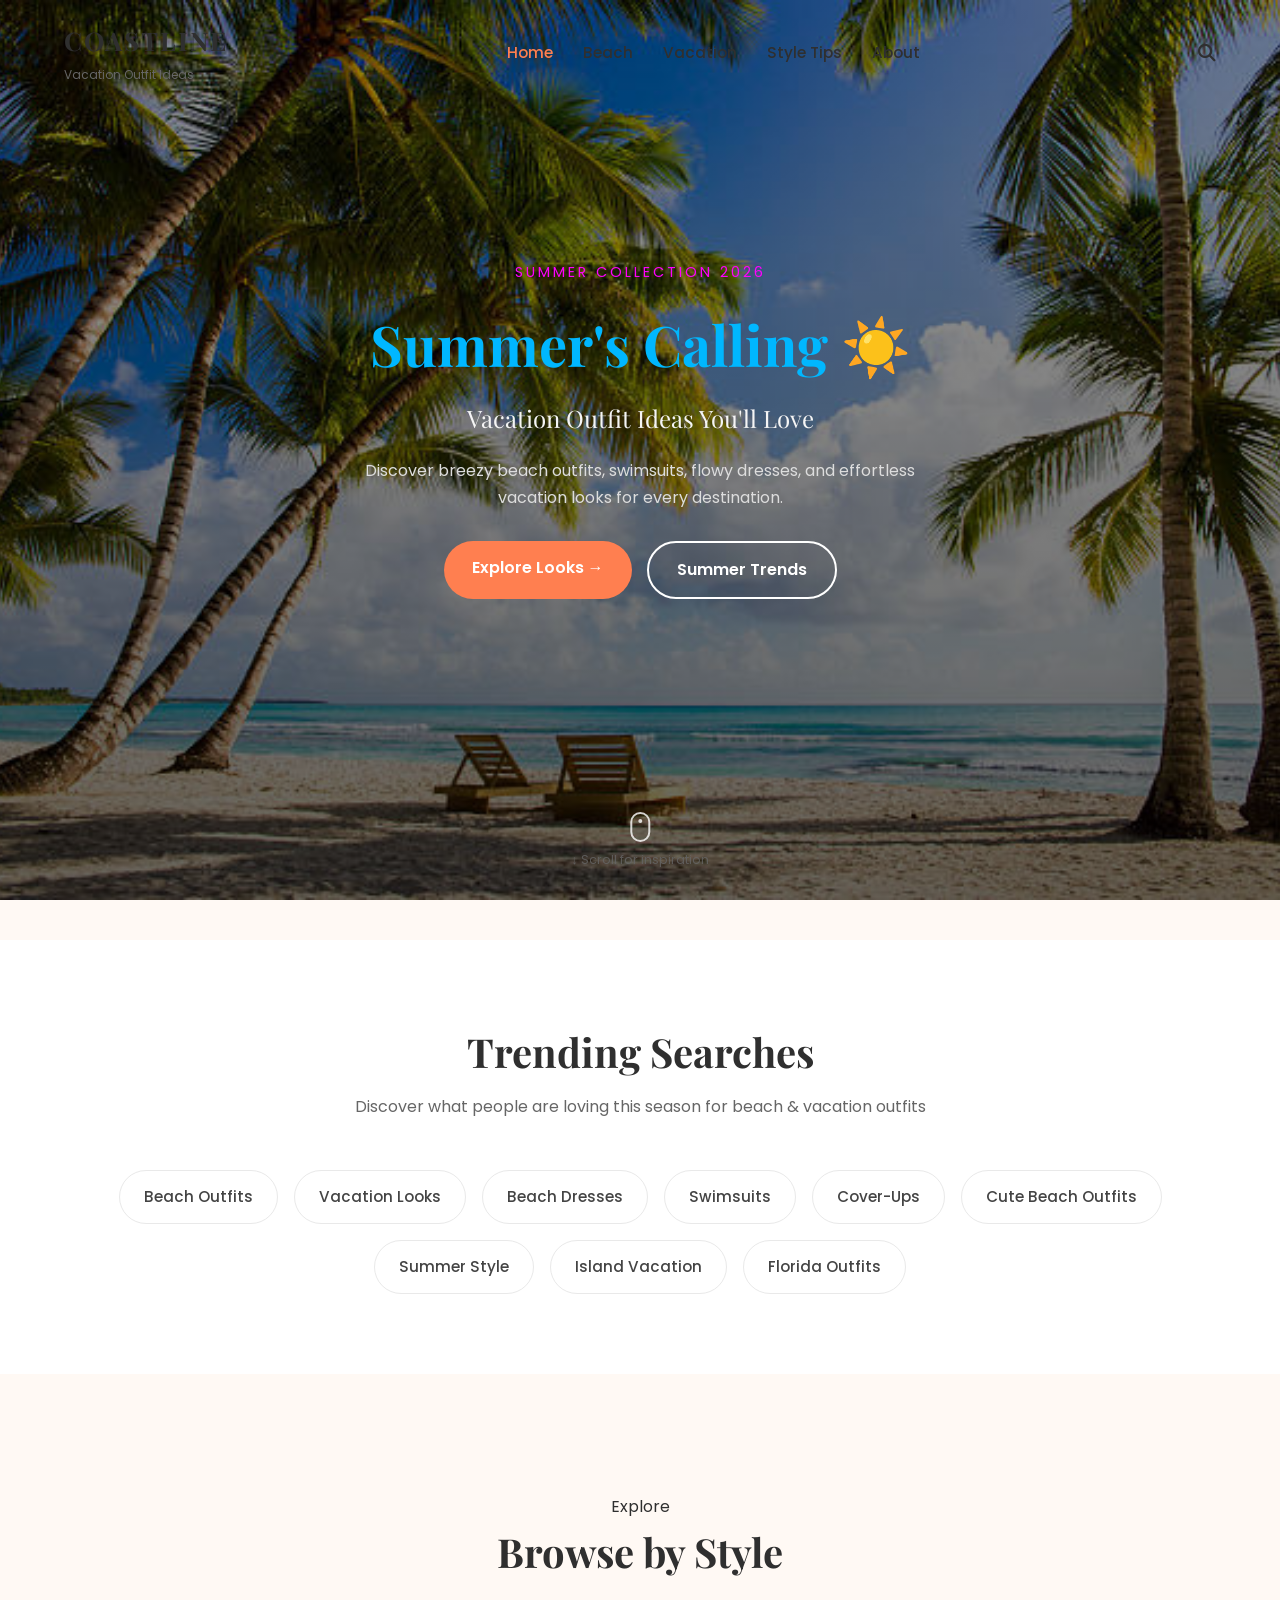
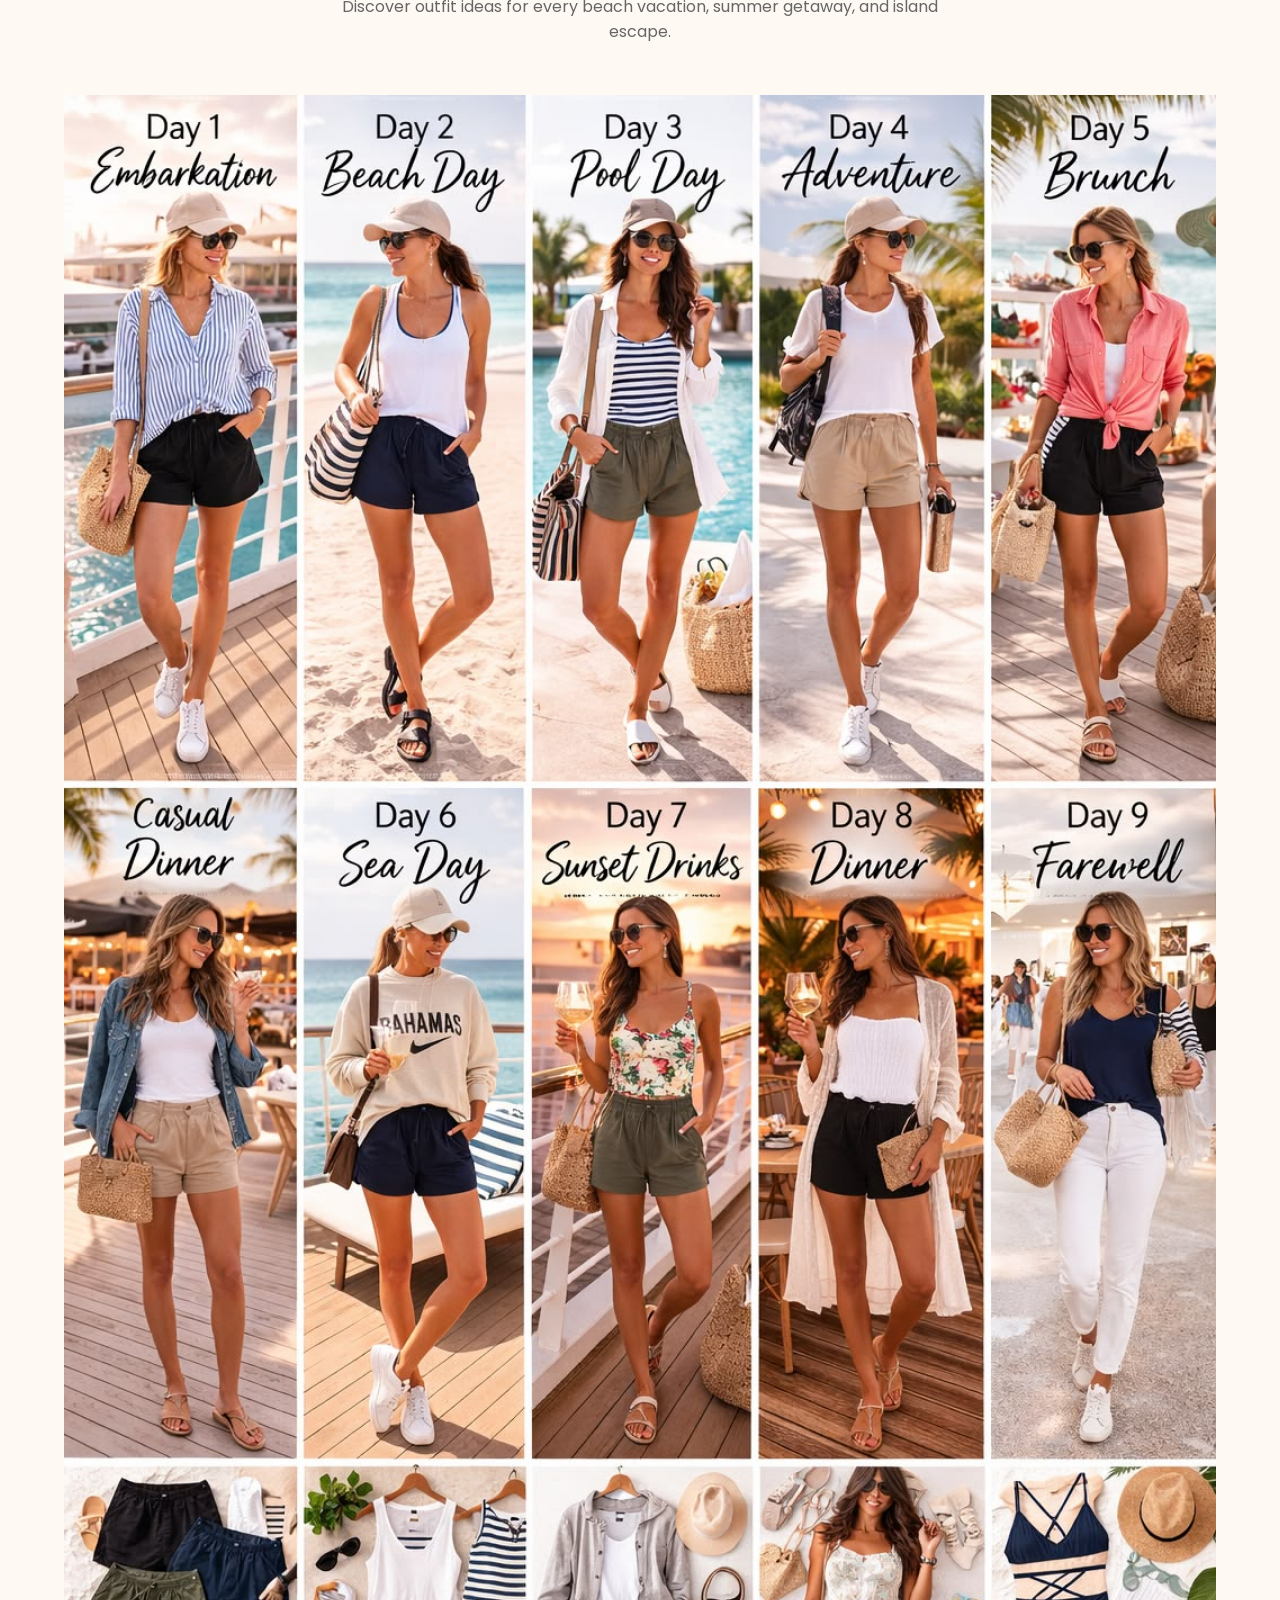
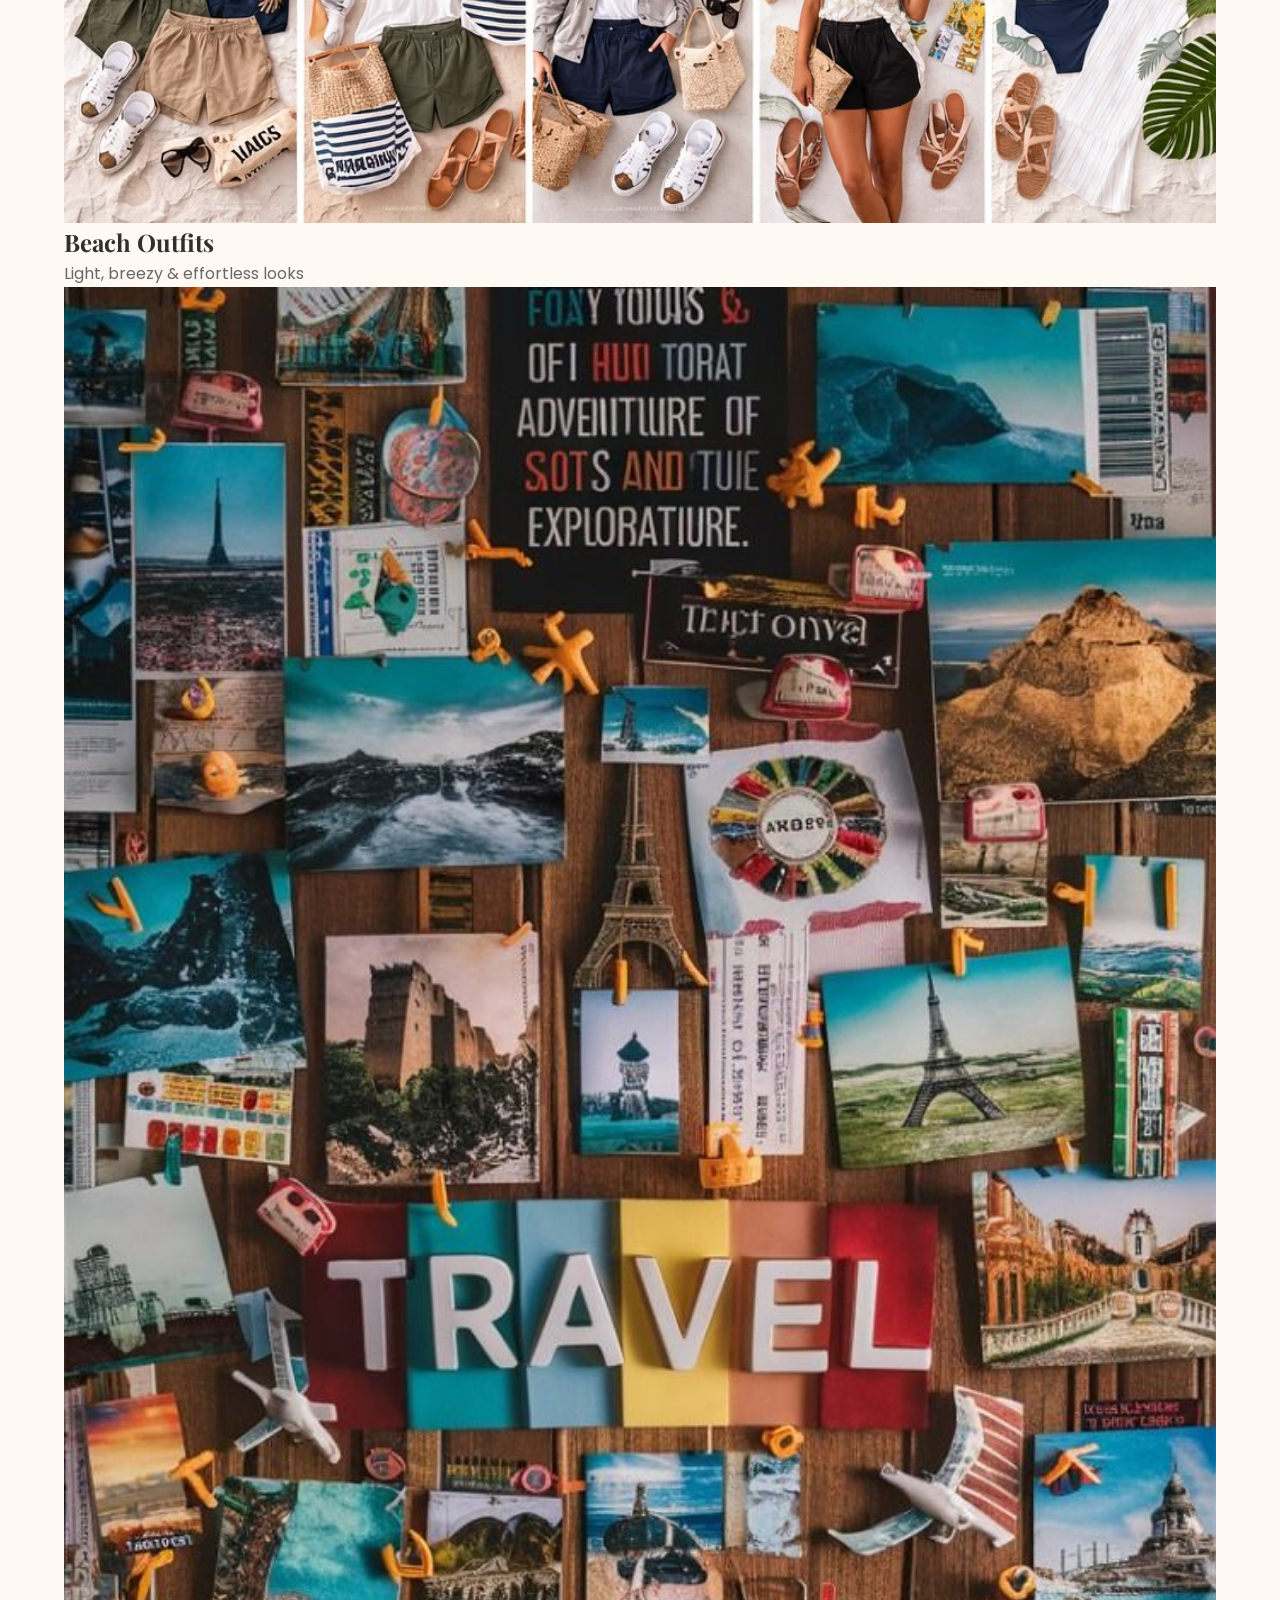
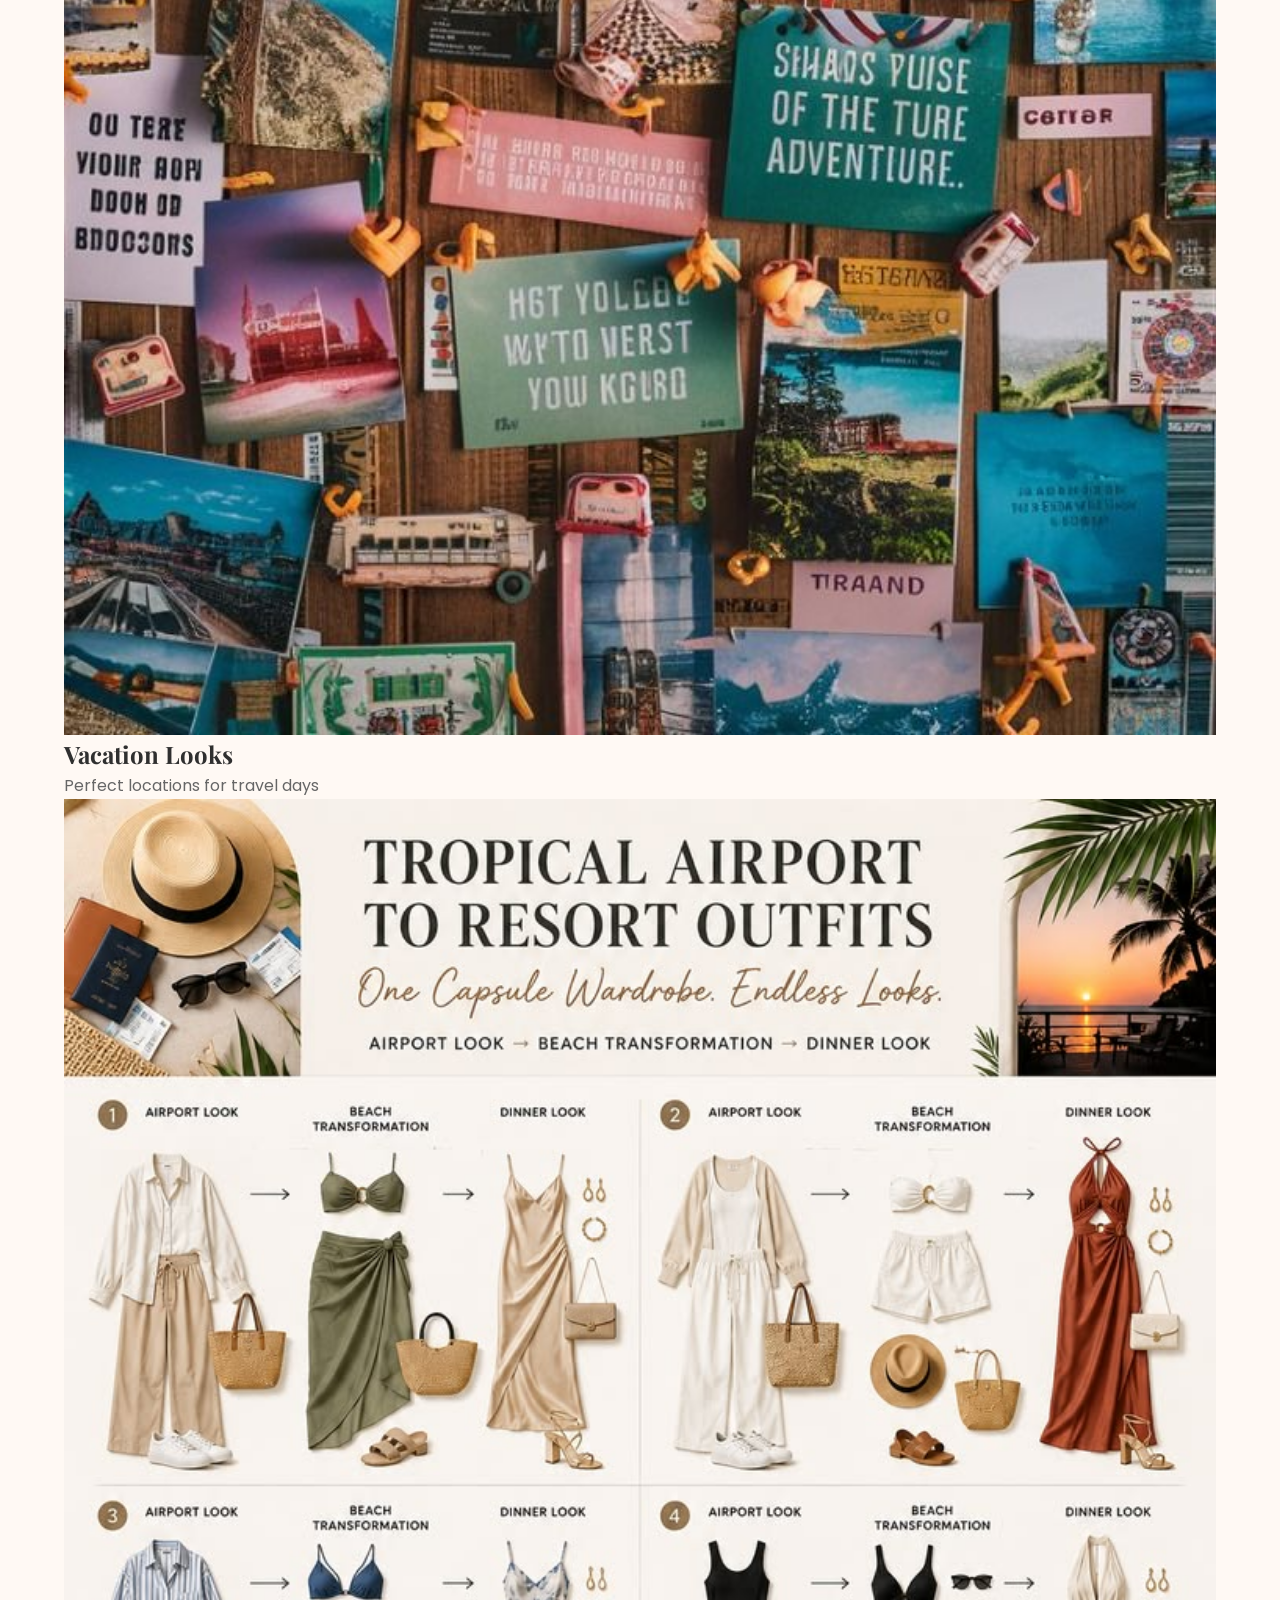
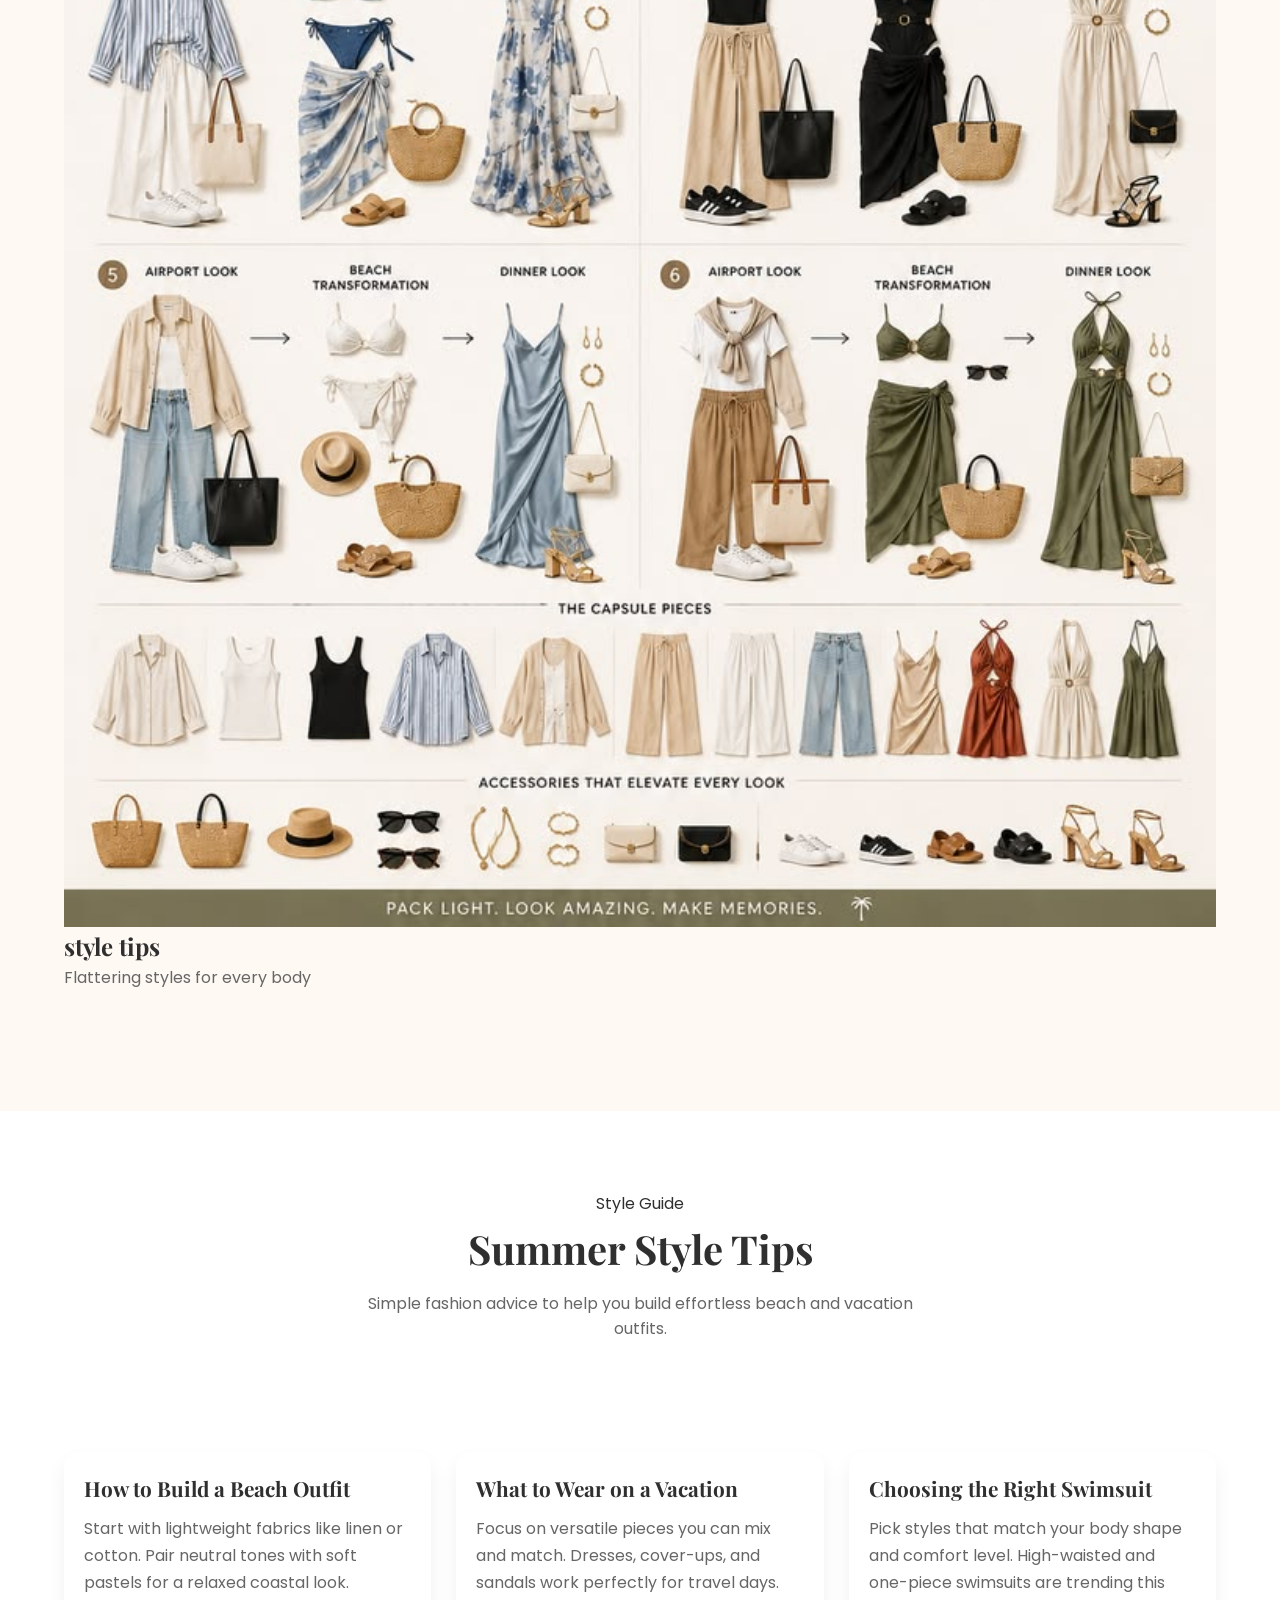
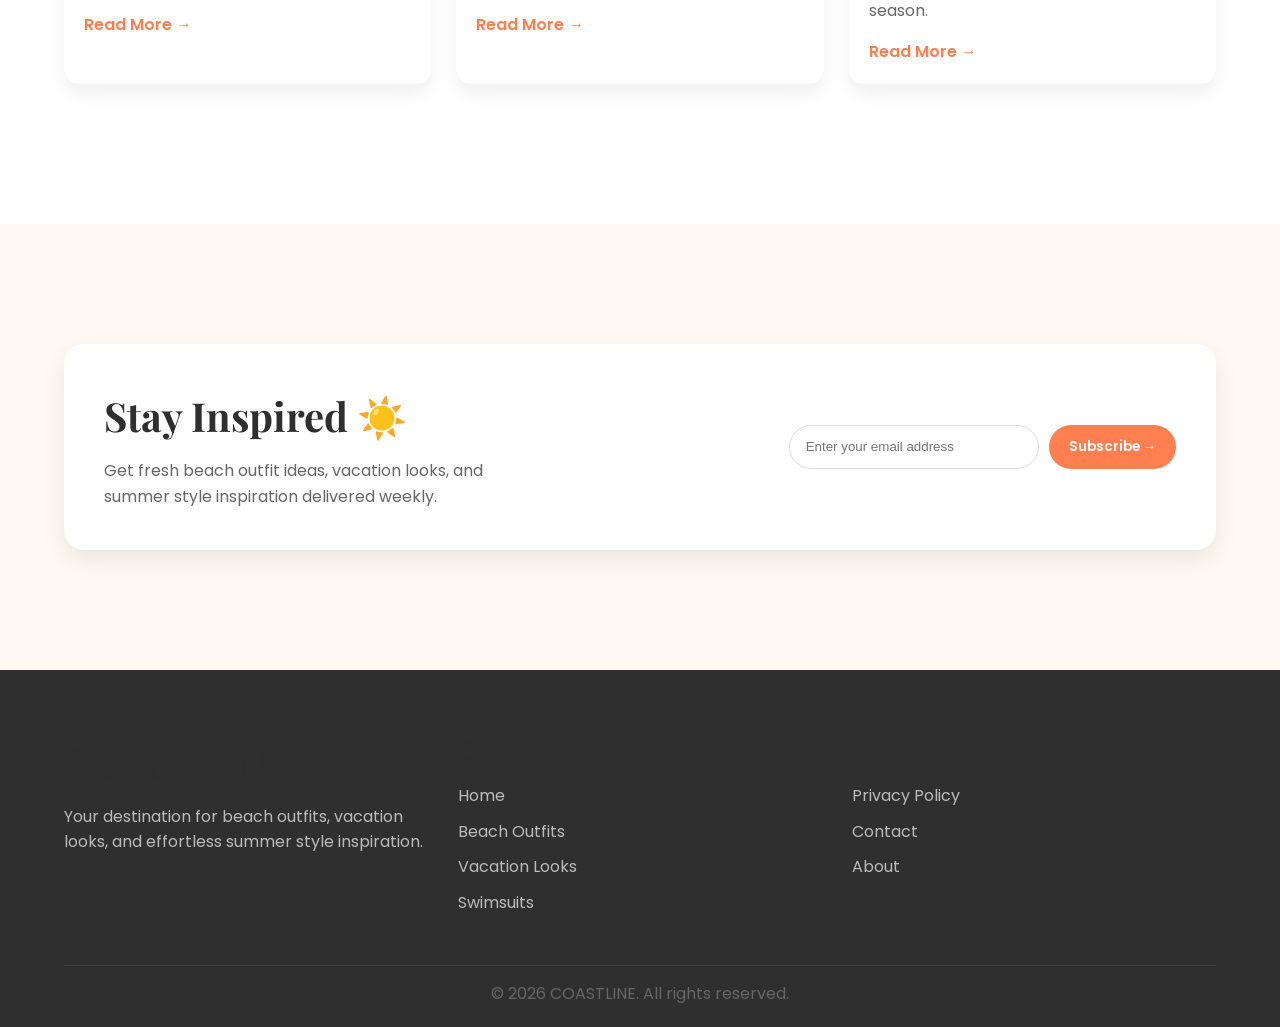
<file: index.html>
<!DOCTYPE html>
<html lang="en">

<head>

    <meta charset="UTF-8">
    <meta name="viewport" content="width=device-width, initial-scale=1.0">

    <title>Beach Outfit Ideas | Vacation Style Inspiration | COASTLINE</title>

    <meta name="description" content="Discover beach outfit ideas, vacation looks, swimsuits, and summer fashion inspiration. Perfect styling guide for your next seaside getaway.">

    <meta name="keywords" content="beach outfits women, vacation outfit ideas, swimsuit ideas, beach fashion, summer outfits, beach dresses">

    <meta name="author" content="COASTLINE">
    <meta property="og:title" content="Beach Outfit Ideas | COASTLINE">
    <meta property="og:description" content="Discover stylish beach outfits and vacation looks for your perfect summer getaway.">
    <meta property="og:type" content="website">
    <meta property="og:image" content="images/preview.jpg">
    <meta property="og:url" content="https://beach-vacation-outfit.netlify.app">

    <link rel="stylesheet" href="css/style.css">
    <script async src="https://pagead2.googlesyndication.com/pagead/js/adsbygoogle.js?client=ca-pub-1117506087212445"
     crossorigin="anonymous"></script>
    <!-- Google Fonts -->

    <link rel="preconnect" href="https://fonts.googleapis.com">

    <link rel="preconnect" href="https://fonts.gstatic.com" crossorigin>

    <link href="https://fonts.googleapis.com/css2?family=Playfair+Display:wght@500;600;700&family=Poppins:wght@300;400;500;600;700&display=swap"
        rel="stylesheet">

    <!-- Font Awesome -->

    <link rel="stylesheet"
        href="https://cdnjs.cloudflare.com/ajax/libs/font-awesome/6.7.2/css/all.min.css">

</head>

<body>

    <!-- ===========================
            HEADER
    ============================ -->

    <header class="navbar">

        <div class="container navbar-container">

            <!-- ===========================
                    LOGO
            ============================ -->

            <a href="index.html" class="logo">

                <h2>COASTLINE</h2>
                <span>Vacation Outfit Ideas</span>

            </a>

            <!-- ===========================
                    NAV LINKS
            ============================ -->

            <nav class="nav-menu">

                <ul class="nav-links">

                    <li><a href="index.html" class="active">Home</a></li>
                    <li><a href="beach-outfits.html">Beach</a></li>
                    <li><a href="vacation-outfits.html">Vacation</a></li>
                    <li><a href="style-tips.html">Style Tips</a></li>
                    <li><a href="about.html">About</a></li>

                </ul>

            </nav>

            <!-- ===========================
                    ACTION ICONS
            ============================ -->

            <div class="nav-actions">

                <!-- Search Button -->
                <button class="icon-btn" id="searchBtn">
                    <i class="fa-solid fa-magnifying-glass"></i>
                </button>

                <!-- Mobile Menu Button -->
                <button class="icon-btn menu-btn" id="menuBtn">
                    <i class="fa-solid fa-bars"></i>
                </button>

            </div>

        </div>

    </header>

    <!-- ===========================
            MAIN CONTENT
    ============================ -->

    <main>

        <!-- Hero -->

        <section class="hero">

            <!-- Background overlay layer -->
            <div class="hero-overlay"></div>

            <div class="container hero-content">

                <!-- ===========================
                        TEXT CONTENT
                ============================ -->

                <p class="hero-subtitle">Summer Collection 2026</p>

                <h1 class="hero-title">
                    Summer's Calling ☀️
                </h1>

                <h2 class="hero-heading">
                    Vacation Outfit Ideas You'll Love
                </h2>

                <p class="hero-description">
                    Discover breezy beach outfits, swimsuits, flowy dresses,
                    and effortless vacation looks for every destination.
                </p>

                <!-- ===========================
                        BUTTONS
                ============================ -->

                <div class="hero-buttons">

                    <a href="#" class="btn primary-btn">
                        Explore Looks →
                    </a>

                    <a href="#" class="btn secondary-btn">
                        Summer Trends
                    </a>

                </div>

                <!-- ===========================
                        SCROLL INDICATOR
                ============================ -->

                <div class="scroll-indicator">

                    <span></span>
                    <p>↓ Scroll for inspiration</p>

                </div>

            </div>

        </section>

        <!-- Trending Searches -->
         <div class="ad-container">
            <!-- Google AdSense Code Here -->
        </div>

        <section class="trending-searches">

            <div class="container">

                <!-- ===========================
                        SECTION HEADER
                ============================ -->

                <div class="section-header">

                    <h2>Trending Searches</h2>

                    <p>
                        Discover what people are loving this season for beach & vacation outfits
                    </p>

                </div>

                <!-- ===========================
                        TRENDING TAGS
                ============================ -->

                <div class="trending-tags">

                    <a href="#" class="tag">Beach Outfits</a>
                    <a href="#" class="tag">Vacation Looks</a>
                    <a href="#" class="tag">Beach Dresses</a>
                    <a href="#" class="tag">Swimsuits</a>
                    <a href="#" class="tag">Cover-Ups</a>
                    <a href="#" class="tag">Cute Beach Outfits</a>
                    <a href="#" class="tag">Summer Style</a>
                    <a href="#" class="tag">Island Vacation</a>
                    <a href="#" class="tag">Florida Outfits</a>

                </div>

            </div>

        </section>

        <div class="ad-container">
            <!-- Google AdSense Code Here -->
        </div>

        <!-- Featured Collections -->

        <section class="browse-style">

            <div class="container">

                <!-- ===========================
                        SECTION HEADER
                ============================ -->

                <div class="section-header">

                    <span class="section-label">
                        Explore
                    </span>

                    <h2>Browse by Style</h2>

                    <p>
                        Discover outfit ideas for every beach vacation, summer getaway, and island escape.
                    </p>

                </div>

                <!-- ===========================
                        STYLE GRID
                ============================ -->

                <div class="style-grid">

                    <!-- Card 1 -->
                    <a href="beach-outfits.html" class="style-card">

                        <div class="style-image">
                            <img src="images/index-beach.jpg" alt="Beach Outfits">
                        </div>

                        <div class="style-content">
                            <h3>Beach Outfits</h3>
                            <p>Light, breezy & effortless looks</p>
                        </div>

                    </a>

                    <!-- Card 2 -->
                    <a href="vacation-outfits.html" class="style-card">

                        <div class="style-image">
                            <img src="images/index-vacation.jpg" alt="Vacation Looks">
                        </div>

                        <div class="style-content">
                            <h3>Vacation Looks</h3>
                            <p>Perfect locations for travel days</p>
                        </div>

                    </a>

                    <!-- Card 3 -->
                    <a href="style-tips.html" class="style-card">

                        <div class="style-image">
                            <img src="images/index-style-tips.jpg" alt="Swimsuits">
                        </div>

                        <div class="style-content">
                            <h3>style tips</h3>
                            <p>Flattering styles for every body</p>
                        </div>

                    </a>


                </div>

            </div>

        </section>
        <!-- Outfit Gallery -->
        <div class="ad-container">
            <!-- Google AdSense Code Here -->
        </div>

        <!-- Style Tips -->

        <section class="style-tips">

            <div class="container">

                <!-- ===========================
                        SECTION HEADER
                ============================ -->

                <div class="section-header">

                    <span class="section-label">
                        Style Guide
                    </span>

                    <h2>Summer Style Tips</h2>

                    <p>
                        Simple fashion advice to help you build effortless beach and vacation outfits.
                    </p>

                </div>

                <!-- ===========================
                        TIPS GRID
                ============================ -->

                <div class="tips-grid">

                    <!-- Tip 1 -->
                    <article class="tip-card">

                        <h3>How to Build a Beach Outfit</h3>

                        <p>
                            Start with lightweight fabrics like linen or cotton. Pair neutral tones with soft pastels for a relaxed coastal look.
                        </p>

                        <a href="#" class="read-more">Read More →</a>

                    </article>

                    <!-- Tip 2 -->
                    <article class="tip-card">

                        <h3>What to Wear on a Vacation</h3>

                        <p>
                            Focus on versatile pieces you can mix and match. Dresses, cover-ups, and sandals work perfectly for travel days.
                        </p>

                        <a href="#" class="read-more">Read More →</a>

                    </article>

                    <!-- Tip 3 -->
                    <article class="tip-card">

                        <h3>Choosing the Right Swimsuit</h3>

                        <p>
                            Pick styles that match your body shape and comfort level. High-waisted and one-piece swimsuits are trending this season.
                        </p>

                        <a href="#" class="read-more">Read More →</a>

                    </article>

                </div>

            </div>

        </section>
        <div class="ad-container">
            <!-- Google AdSense Code Here -->
        </div>
        <!-- Newsletter -->

        <section class="newsletter">

            <div class="container">

                <div class="newsletter-box">

                    <!-- ===========================
                            TEXT CONTENT
                    ============================ -->

                    <div class="newsletter-content">

                        <h2>Stay Inspired ☀️</h2>

                        <p>
                            Get fresh beach outfit ideas, vacation looks,
                            and summer style inspiration delivered weekly.
                        </p>

                    </div>

                    <!-- ===========================
                            FORM
                    ============================ -->

                    <form class="newsletter-form">

                        <input 
                            type="email" 
                            placeholder="Enter your email address"
                            required
                        >

                        <button type="submit">
                            Subscribe →
                        </button>

                    </form>

                </div>

            </div>

        </section>

    </main>
    <div class="ad-container">
            <!-- Google AdSense Code Here -->
        </div>

    <!-- ===========================
            FOOTER
    ============================ -->

    <footer class="footer">

        <div class="container">

            <div class="footer-grid">

                <!-- ===========================
                        BRAND
                ============================ -->

                <div class="footer-brand">

                    <h2>COASTLINE</h2>

                    <p>
                        Your destination for beach outfits, vacation looks,
                        and effortless summer style inspiration.
                    </p>

                </div>

                <!-- ===========================
                        QUICK LINKS
                ============================ -->

                <div class="footer-links">

                    <h3>Quick Links</h3>

                    <ul>
                        <li><a href="index.html">Home</a></li>
                        <li><a href="beach-outfits.html">Beach Outfits</a></li>
                        <li><a href="vacation-outfits.html">Vacation Looks</a></li>
                        <li><a href="swimsuits.html">Swimsuits</a></li>
                    </ul>

                </div>

                <!-- ===========================
                        LEGAL
                ============================ -->

                <div class="footer-links">

                    <h3>Legal</h3>

                    <ul>

                        <li><a href="privacy.html">Privacy Policy</a></li>
                        <li><a href="contact.html">Contact</a></li>
                        <li><a href="about.html">About</a></li>

                    </ul>

                </div>

            </div>

            <!-- ===========================
                    COPYRIGHT
            ============================ -->

            <div class="footer-bottom">

                <p>
                    © 2026 COASTLINE. All rights reserved.
                </p>

            </div>

        </div>

    </footer>

    <script src="js/main.js"></script> 

</body>
</file>
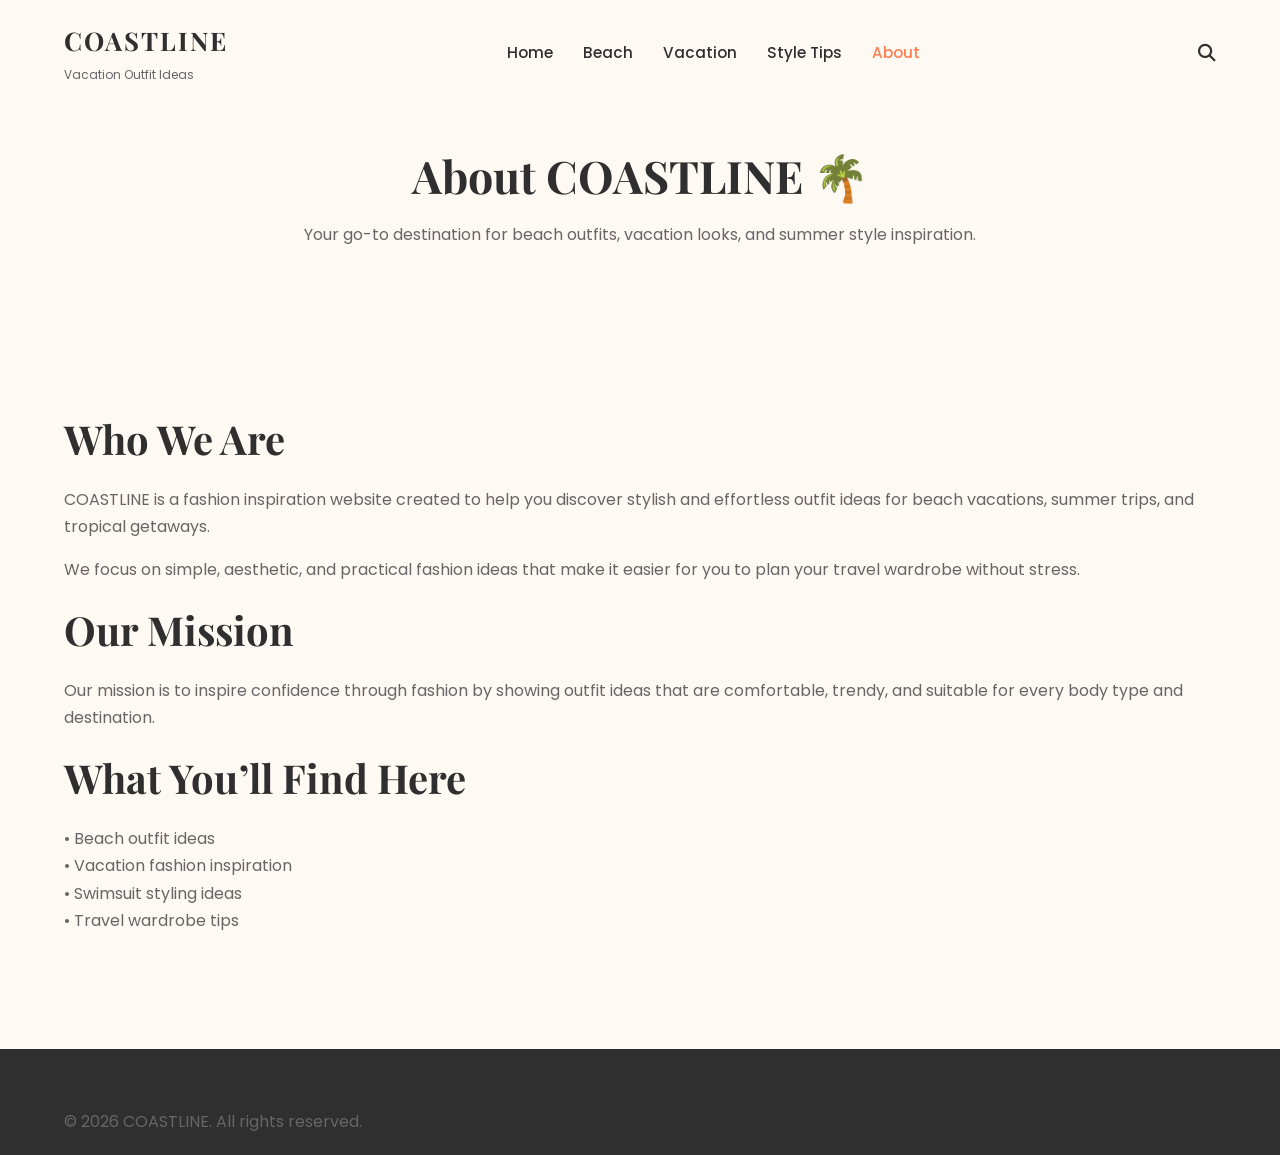
<file: about.html>
<!DOCTYPE html>
<html lang="en">

<head>

    <meta charset="UTF-8">
    <meta name="viewport" content="width=device-width, initial-scale=1.0">

    <title>Beach Outfit Ideas | Vacation Style Inspiration | COASTLINE</title>

    <meta name="description" content="Discover beach outfit ideas, vacation looks, swimsuits, and summer fashion inspiration. Perfect styling guide for your next seaside getaway.">

    <meta name="keywords" content="beach outfits women, vacation outfit ideas, swimsuit ideas, beach fashion, summer outfits, beach dresses">

    <meta name="author" content="COASTLINE">
    <meta property="og:title" content="Beach Outfit Ideas | COASTLINE">
    <meta property="og:description" content="Discover stylish beach outfits and vacation looks for your perfect summer getaway.">
    <meta property="og:type" content="website">
    <meta property="og:image" content="images/preview.jpg">
    <meta property="og:url" content="https://beach-vacation-outfit.netlify.app">
    
    <link rel="stylesheet" href="css/style.css">
    <script async src="https://pagead2.googlesyndication.com/pagead/js/adsbygoogle.js?client=ca-pub-1117506087212445"
     crossorigin="anonymous"></script>

    <!-- Google Fonts -->

    <link rel="preconnect" href="https://fonts.googleapis.com">

    <link rel="preconnect" href="https://fonts.gstatic.com" crossorigin>

    <link href="https://fonts.googleapis.com/css2?family=Playfair+Display:wght@500;600;700&family=Poppins:wght@300;400;500;600;700&display=swap"
        rel="stylesheet">

    <!-- Font Awesome -->

    <link rel="stylesheet"
        href="https://cdnjs.cloudflare.com/ajax/libs/font-awesome/6.7.2/css/all.min.css">

</head>

<body>

    <!-- ===========================
            HEADER
    ============================ -->

    <header class="navbar">

        <div class="container navbar-container">

            <!-- ===========================
                    LOGO
            ============================ -->

            <a href="index.html" class="logo">

                <h2>COASTLINE</h2>
                <span>Vacation Outfit Ideas</span>

            </a>

            <!-- ===========================
                    NAV LINKS
            ============================ -->

            <nav class="nav-menu">

                <ul class="nav-links">

                    <li><a href="index.html">Home</a></li>
                    <li><a href="beach-outfits.html">Beach</a></li>
                    <li><a href="vacation-outfits.html">Vacation</a></li>
                    <li><a href="style-tips.html">Style Tips</a></li>
                    <li><a href="about.html" class="active">About</a></li>

                </ul>

            </nav>

            <!-- ===========================
                    ACTION ICONS
            ============================ -->

            <div class="nav-actions">

                <!-- Search Button -->
                <button class="icon-btn" id="searchBtn">
                    <i class="fa-solid fa-magnifying-glass"></i>
                </button>

                <!-- Mobile Menu Button -->
                <button class="icon-btn menu-btn" id="menuBtn">
                    <i class="fa-solid fa-bars"></i>
                </button>

            </div>

        </div>

    </header>
    <div class="ad-container">
            <!-- Google AdSense Code Here -->
        </div>
    <div class="ad-container">
            <!-- Google AdSense Code Here -->
        </div>
    <!-- ===========================
            ABOUT HERO
    ============================ -->
    <section class="category-hero">

        <div class="container">

            <h1>About COASTLINE 🌴</h1>

            <p>
                Your go-to destination for beach outfits, vacation looks, and summer style inspiration.
            </p>

        </div>

    </section>
    <div class="ad-container">
            <!-- Google AdSense Code Here -->
        </div>
    
        <div class="ad-container">
            <!-- Google AdSense Code Here -->
        </div>

    <!-- ===========================
            ABOUT CONTENT
    ============================ -->
    <section class="category-content">

        <div class="container">

            <h2>Who We Are</h2>

            <p>
                COASTLINE is a fashion inspiration website created to help you discover stylish and effortless
                outfit ideas for beach vacations, summer trips, and tropical getaways.
            </p>

            <p>
                We focus on simple, aesthetic, and practical fashion ideas that make it easier for you to
                plan your travel wardrobe without stress.
            </p>

            <h2>Our Mission</h2>

            <p>
                Our mission is to inspire confidence through fashion by showing outfit ideas that are
                comfortable, trendy, and suitable for every body type and destination.
            </p>

            <h2>What You’ll Find Here</h2>

            <p>
                • Beach outfit ideas  
                <br>
                • Vacation fashion inspiration  
                <br>
                • Swimsuit styling ideas  
                <br>
                • Travel wardrobe tips  
            </p>

        </div>

    </section>

    <div class="ad-container">
            <!-- Google AdSense Code Here -->
        </div>

    <!-- ===========================
            FOOTER
    ============================ -->
    <footer class="footer">

        <div class="container">

            <p>© 2026 COASTLINE. All rights reserved.</p>

        </div>

    </footer>

</body>
</html>
</file>
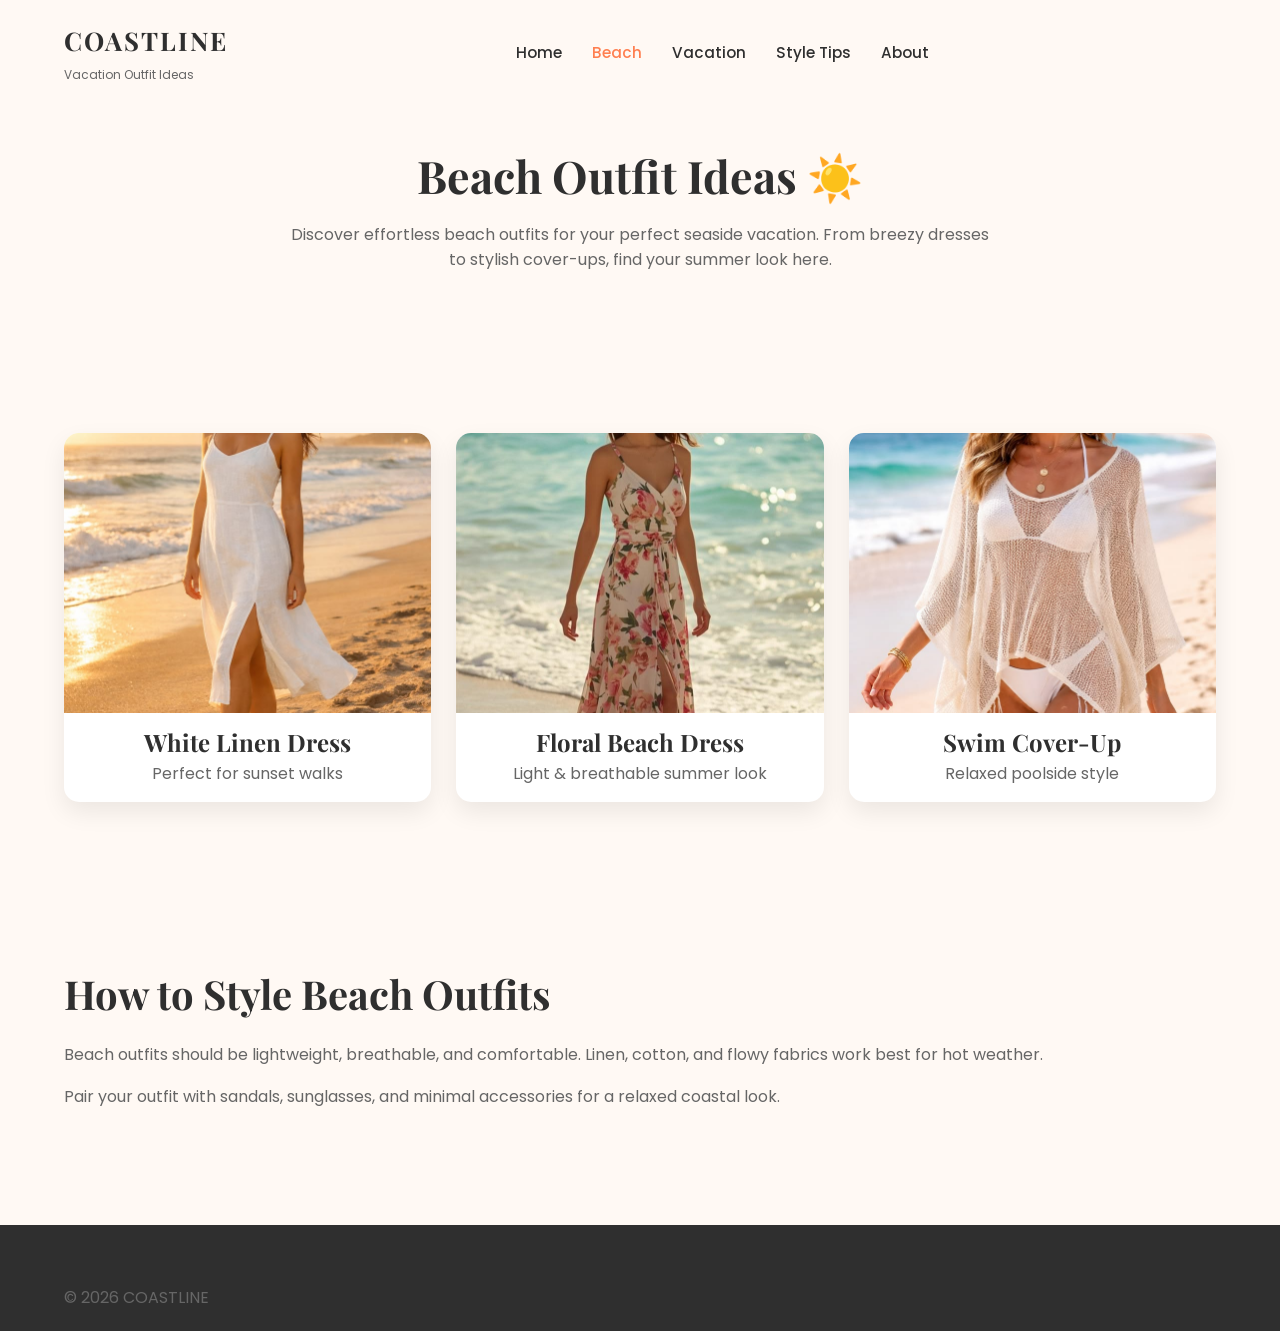
<file: beach-outfits.html>
<!DOCTYPE html>
<html lang="en">

<head>
    <meta charset="UTF-8">
    <meta name="viewport" content="width=device-width, initial-scale=1.0">
    <title>Beach Outfit Ideas for Women | Summer Beach Fashion | COASTLINE</title>

    <meta name="description" content="Explore beach outfit ideas including breezy dresses, swimsuits, and vacation looks. Get inspired with stylish summer fashion for your beach trips.">

    <meta name="keywords" content="beach outfit ideas, beach outfits women, cute beach outfits, beach vacation outfits, summer beach fashion">

    <meta name="author" content="COASTLINE">
    <script async src="https://pagead2.googlesyndication.com/pagead/js/adsbygoogle.js?client=ca-pub-1117506087212445"
     crossorigin="anonymous"></script>

    <link rel="stylesheet" href="css/style.css">
    <link rel="stylesheet" href="css/responsive.css">
</head>

<body>
    <!-- ===========================
            HEADER
    ============================ -->

    <header class="navbar">

        <div class="container navbar-container">

            <!-- ===========================
                    LOGO
            ============================ -->

            <a href="index.html" class="logo">

                <h2>COASTLINE</h2>
                <span>Vacation Outfit Ideas</span>

            </a>

            <!-- ===========================
                    NAV LINKS
            ============================ -->

            <nav class="nav-menu">

                <ul class="nav-links">

                    <li><a href="index.html">Home</a></li>
                    <li><a href="beach-outfits.html" class="active">Beach</a></li>
                    <li><a href="vacation-outfits.html">Vacation</a></li>
                    <li><a href="style-tips.html">Style Tips</a></li>
                    <li><a href="about.html">About</a></li>

                </ul>

            </nav>

            <!-- ===========================
                    ACTION ICONS
            ============================ -->

            <div class="nav-actions">

                <!-- Search Button -->
                <button class="icon-btn" id="searchBtn">
                    <i class="fa-solid fa-magnifying-glass"></i>
                </button>

                <!-- Mobile Menu Button -->
                <button class="icon-btn menu-btn" id="menuBtn">
                    <i class="fa-solid fa-bars"></i>
                </button>

            </div>

        </div>

    </header>
    <div class="ad-container">
            <!-- Google AdSense Code Here -->
        </div>

    <section class="category-hero">

        <div class="container">

            <h1>Beach Outfit Ideas ☀️</h1>

            <p>
                Discover effortless beach outfits for your perfect seaside vacation.
                From breezy dresses to stylish cover-ups, find your summer look here.
            </p>

        </div>

    </section>
    <div class="ad-container">
            <!-- Google AdSense Code Here -->
        </div>

    <section class="outfit-section">

        <div class="container">

            <div class="outfit-grid">

                <!-- Card 1 -->
                <div class="outfit-card">

                    <img src="images/beach-white-dress.jpg" alt="Beach Outfit">

                    <h3>White Linen Dress</h3>

                    <p>Perfect for sunset walks</p>

                </div>

                <!-- Card 2 -->
                <div class="outfit-card">

                    <img src="images/beach-dress-2.jpg" alt="Beach Outfit">

                    <h3>Floral Beach Dress</h3>

                    <p>Light & breathable summer look</p>

                </div>

                <!-- Card 3 -->
                <div class="outfit-card">

                    <img src="images/beach-dress-3.jpg" alt="Beach Outfit">

                    <h3>Swim Cover-Up</h3>

                    <p>Relaxed poolside style</p>

                </div>

            </div>

        </div>

    </section>
    <div class="ad-container">
            <!-- Google AdSense Code Here -->
        </div>

    <section class="category-content">

        <div class="container">

            <h2>How to Style Beach Outfits</h2>

            <p>
                Beach outfits should be lightweight, breathable, and comfortable.
                Linen, cotton, and flowy fabrics work best for hot weather.
            </p>

            <p>
                Pair your outfit with sandals, sunglasses, and minimal accessories
                for a relaxed coastal look.
            </p>

        </div>

    </section>
    <div class="ad-container">
            <!-- Google AdSense Code Here -->
        </div>

    <footer class="footer">

        <div class="container">

            <p>© 2026 COASTLINE</p>

        </div>

    </footer>

</body>
</file>
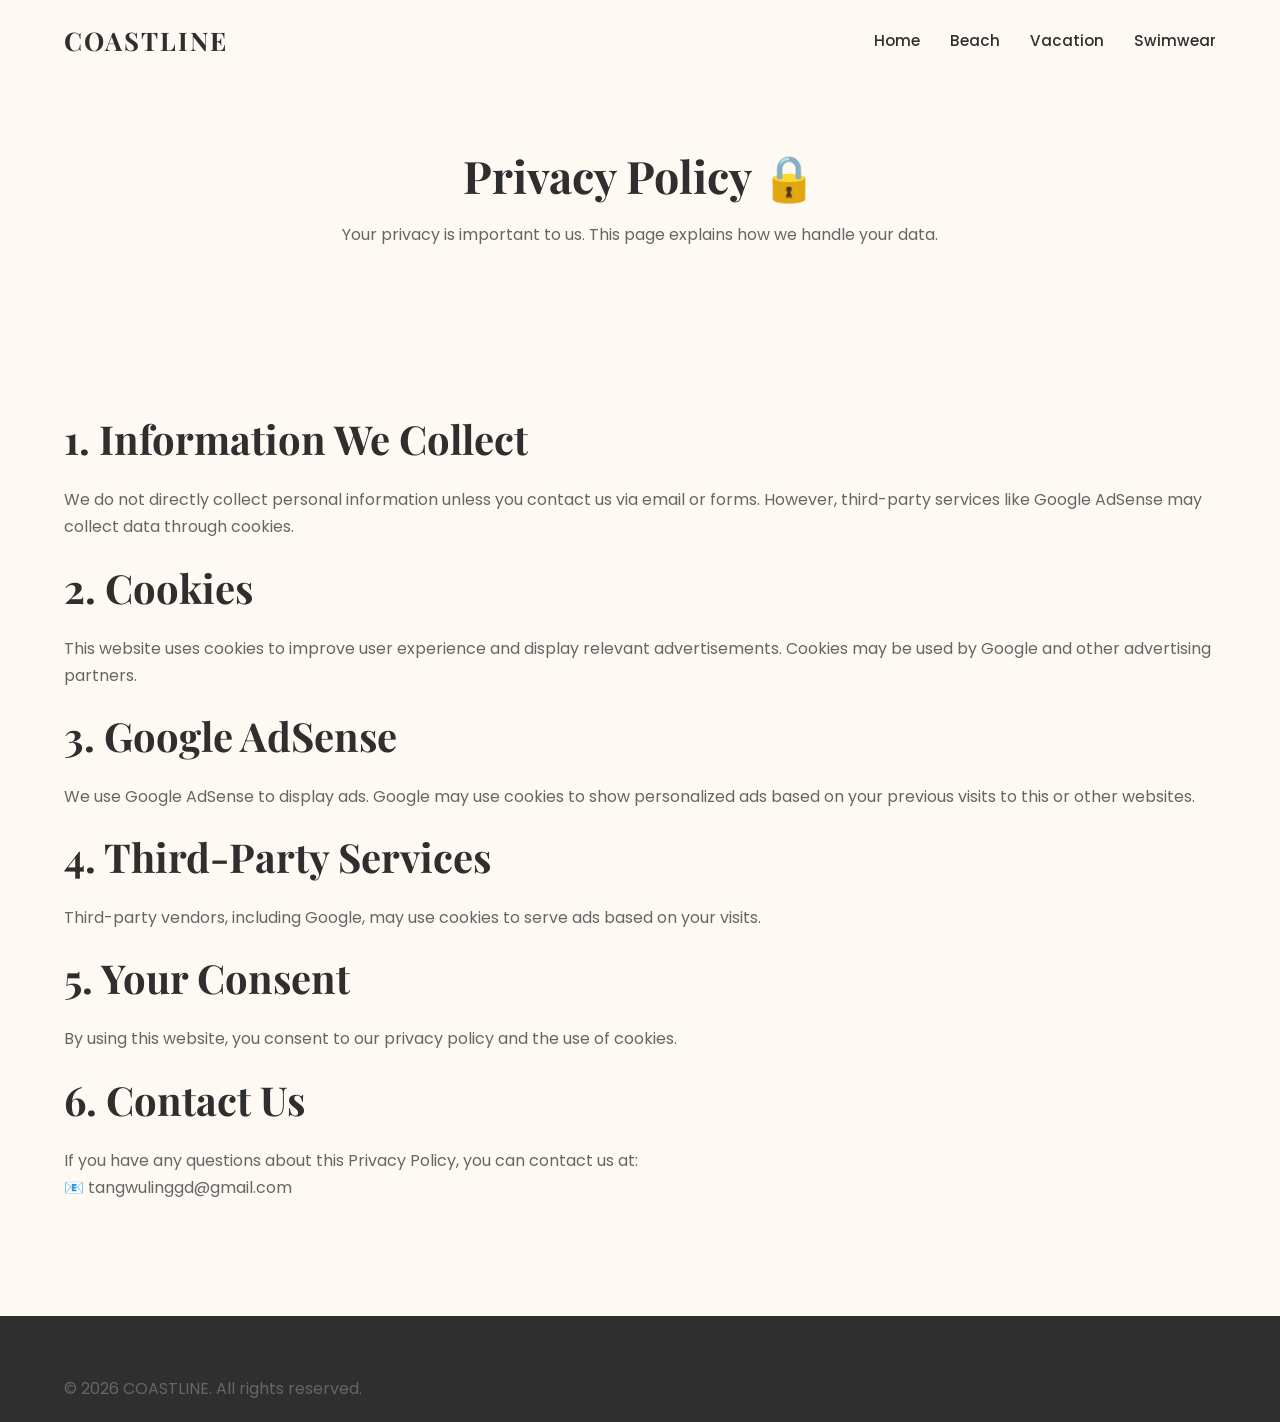
<file: privacy.html>
<!DOCTYPE html>
<html lang="en">

<head>
    <meta charset="UTF-8">
    <meta name="viewport" content="width=device-width, initial-scale=1.0">

    <title>Privacy Policy | COASTLINE</title>

    <meta name="description" content="Privacy Policy for COASTLINE - Learn how we handle cookies, ads, and user data.">
    <meta property="og:url" content="https://beach-vacation-outfit.netlify.app">

    <link rel="stylesheet" href="css/style.css">
    <link rel="stylesheet" href="css/responsive.css">
    <script async src="https://pagead2.googlesyndication.com/pagead/js/adsbygoogle.js?client=ca-pub-1117506087212445"
     crossorigin="anonymous"></script>
</head>

<body>

    <!-- ===========================
            NAVBAR
    ============================ -->
    <header class="navbar">

        <div class="container navbar-container">

            <div class="logo">
                <h2>COASTLINE</h2>
            </div>

            <ul class="nav-links">
                <li><a href="index.html">Home</a></li>
                <li><a href="beach-outfits.html">Beach</a></li>
                <li><a href="vacation-outfits.html">Vacation</a></li>
                <li><a href="swimsuits.html">Swimwear</a></li>
            </ul>

            <button class="menu-btn">☰</button>

        </div>

    </header>

    <div class="ad-container">
            <!-- Google AdSense Code Here -->
        </div>
    <!-- ===========================
            HERO
    ============================ -->
    <section class="category-hero">

        <div class="container">

            <h1>Privacy Policy 🔒</h1>

            <p>
                Your privacy is important to us. This page explains how we handle your data.
            </p>

        </div>

    </section>
    <div class="ad-container">
            <!-- Google AdSense Code Here -->
        </div>

    <!-- ===========================
            CONTENT
    ============================ -->
    <section class="category-content">

        <div class="container">

            <h2>1. Information We Collect</h2>

            <p>
                We do not directly collect personal information unless you contact us via email or forms.
                However, third-party services like Google AdSense may collect data through cookies.
            </p>

            <h2>2. Cookies</h2>

            <p>
                This website uses cookies to improve user experience and display relevant advertisements.
                Cookies may be used by Google and other advertising partners.
            </p>

            <h2>3. Google AdSense</h2>

            <p>
                We use Google AdSense to display ads. Google may use cookies to show personalized ads
                based on your previous visits to this or other websites.
            </p>

            <h2>4. Third-Party Services</h2>

            <p>
                Third-party vendors, including Google, may use cookies to serve ads based on your visits.
            </p>

            <h2>5. Your Consent</h2>

            <p>
                By using this website, you consent to our privacy policy and the use of cookies.
            </p>

            <h2>6. Contact Us</h2>

            <p>
                If you have any questions about this Privacy Policy, you can contact us at:
                <br>
                📧 tangwulinggd@gmail.com
            </p>

        </div>

    </section>

    <div class="ad-container">
            <!-- Google AdSense Code Here -->
        </div>
    <!-- ===========================
            FOOTER
    ============================ -->
    <footer class="footer">

        <div class="container">

            <p>© 2026 COASTLINE. All rights reserved.</p>

        </div>

    </footer>

</body>
</html>
</file>
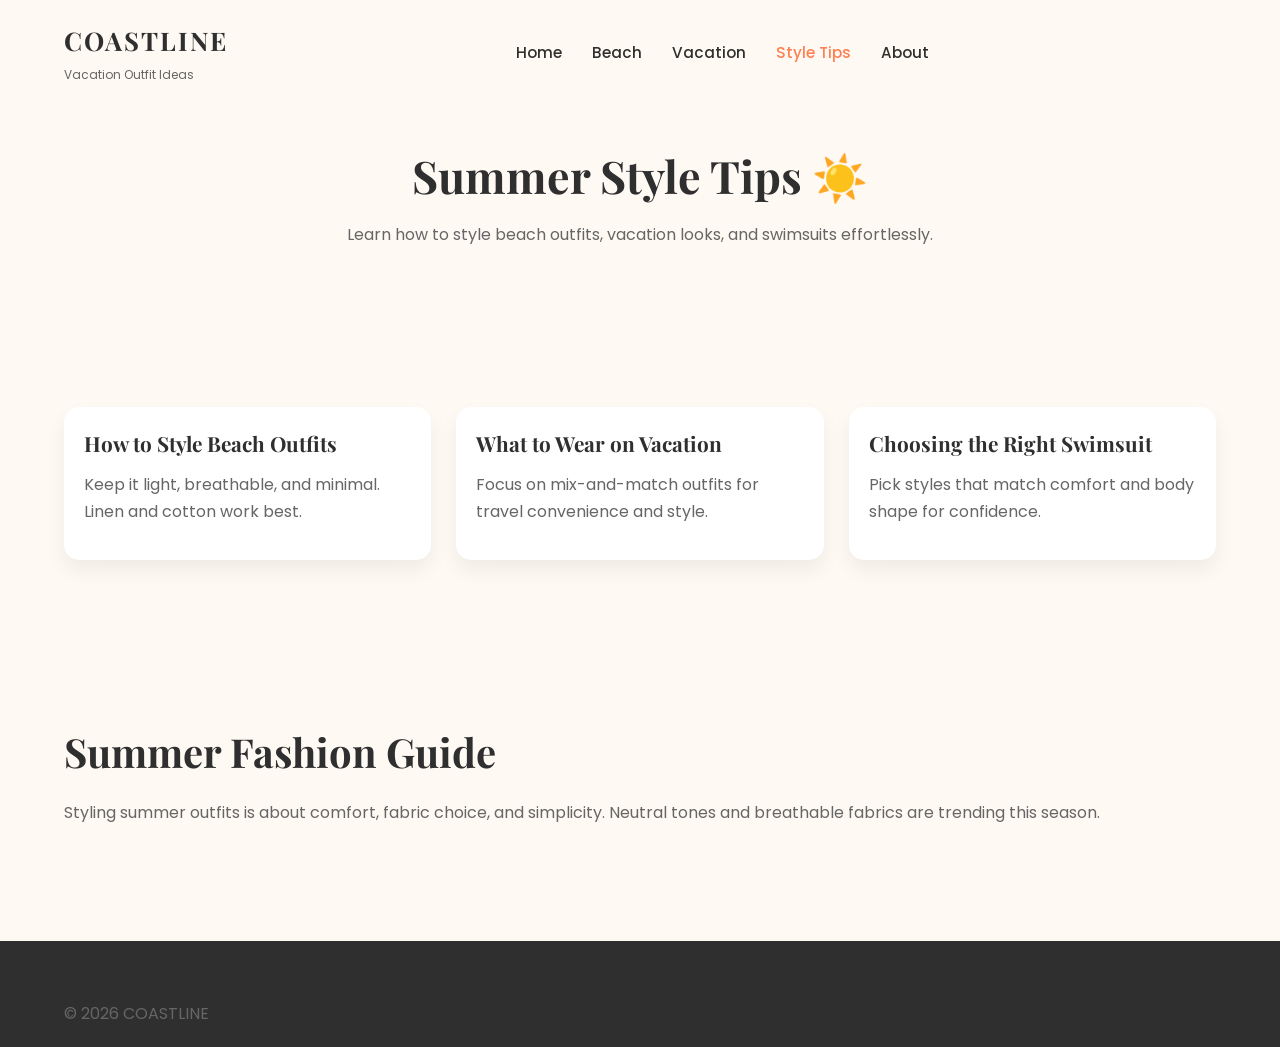
<file: style-tips.html>
<!DOCTYPE html>
<html lang="en">

<head>
    <meta charset="UTF-8">
    <meta name="viewport" content="width=device-width, initial-scale=1.0">
    <title>Style Tips Fashion | COASTLINE</title>

    <meta name="description" content="Explore beach outfit ideas including breezy dresses, swimsuits, and vacation looks. Get inspired with stylish summer fashion for your beach trips.">

    <meta name="keywords" content="beach outfit ideas, beach outfits women, cute beach outfits, beach vacation outfits, summer beach fashion">

    <meta name="author" content="COASTLINE">
    <script async src="https://pagead2.googlesyndication.com/pagead/js/adsbygoogle.js?client=ca-pub-1117506087212445"
     crossorigin="anonymous"></script>

    <link rel="stylesheet" href="css/style.css">
    <link rel="stylesheet" href="css/responsive.css">
</head>

<body>
    <!-- ===========================
            HEADER
    ============================ -->

    <header class="navbar">

        <div class="container navbar-container">

            <!-- ===========================
                    LOGO
            ============================ -->

            <a href="index.html" class="logo">

                <h2>COASTLINE</h2>
                <span>Vacation Outfit Ideas</span>

            </a>

            <!-- ===========================
                    NAV LINKS
            ============================ -->

            <nav class="nav-menu">

                <ul class="nav-links">

                    <li><a href="index.html">Home</a></li>
                    <li><a href="beach-outfits.html" >Beach</a></li>
                    <li><a href="vacation-outfits.html">Vacation</a></li>
                    <li><a href="style-tips.html" class="active">Style Tips</a></li>
                    <li><a href="about.html">About</a></li>

                </ul>

            </nav>

            <!-- ===========================
                    ACTION ICONS
            ============================ -->

            <div class="nav-actions">

                <!-- Search Button -->
                <button class="icon-btn" id="searchBtn">
                    <i class="fa-solid fa-magnifying-glass"></i>
                </button>

                <!-- Mobile Menu Button -->
                <button class="icon-btn menu-btn" id="menuBtn">
                    <i class="fa-solid fa-bars"></i>
                </button>

            </div>

        </div>

    </header>
    <div class="ad-container">
            <!-- Google AdSense Code Here -->
        </div>

    <section class="category-hero">

        <div class="container">

            <h1>Summer Style Tips ☀️</h1>

            <p>
                Learn how to style beach outfits, vacation looks, and swimsuits effortlessly.
            </p>

        </div>

    </section>
    <div class="ad-container">
            <!-- Google AdSense Code Here -->
        </div>


    <!-- ================= TIP ARTICLES ================= -->
    <section class="tips-grid">

        <div class="container">

            <div class="tips-grid-inner">

                <div class="tip-card">
                    <h3>How to Style Beach Outfits</h3>
                    <p>
                        Keep it light, breathable, and minimal. Linen and cotton work best.
                    </p>
                </div>

                <div class="tip-card">
                    <h3>What to Wear on Vacation</h3>
                    <p>
                        Focus on mix-and-match outfits for travel convenience and style.
                    </p>
                </div>

                <div class="tip-card">
                    <h3>Choosing the Right Swimsuit</h3>
                    <p>
                        Pick styles that match comfort and body shape for confidence.
                    </p>
                </div>

            </div>

        </div>

    </section>
    <div class="ad-container">
            <!-- Google AdSense Code Here -->
        </div>


    <!-- ================= SEO CONTENT ================= -->
    <section class="category-content">

        <div class="container">

            <h2>Summer Fashion Guide</h2>

            <p>
                Styling summer outfits is about comfort, fabric choice, and simplicity.
                Neutral tones and breathable fabrics are trending this season.
            </p>

        </div>

    </section>
    <div class="ad-container">
            <!-- Google AdSense Code Here -->
        </div>

    <footer class="footer">

        <div class="container">

            <p>© 2026 COASTLINE</p>

        </div>

    </footer>

</body>
</file>
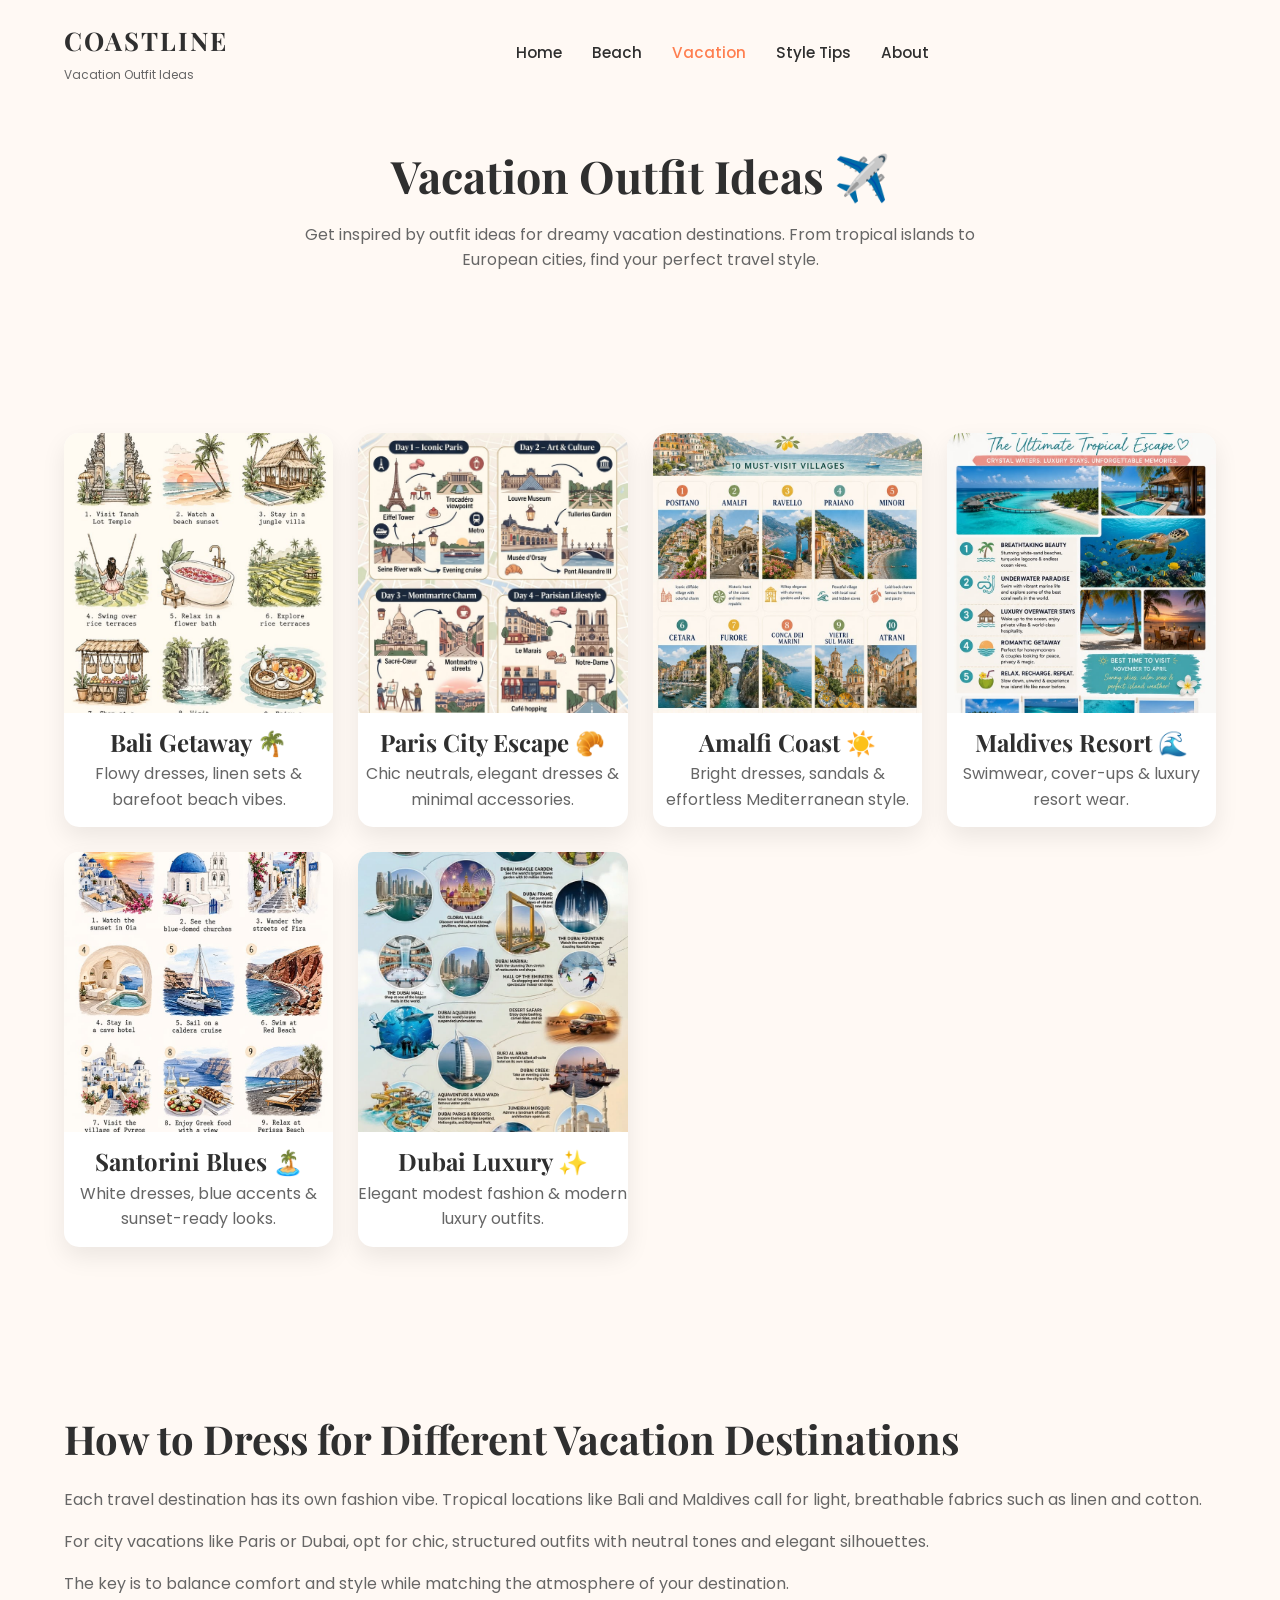
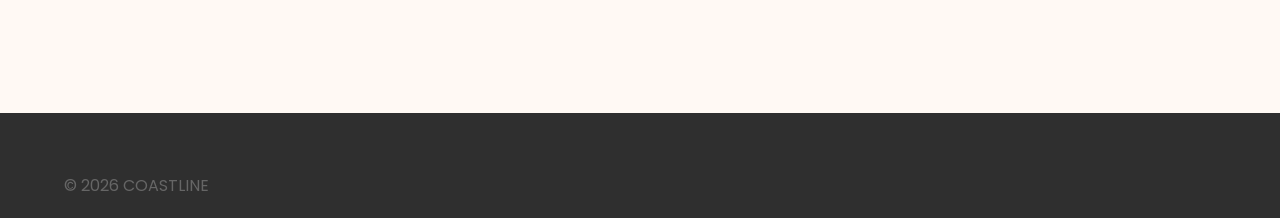
<file: vacation-outfits.html>
<!DOCTYPE html>
<html lang="en">

<head>
    <meta charset="UTF-8">
    <meta name="viewport" content="width=device-width, initial-scale=1.0">
    <title>Vacation areas | COASTLINE</title>

    <meta name="description" content="Explore beach outfit ideas including breezy dresses, swimsuits, and vacation looks. Get inspired with stylish summer fashion for your beach trips.">

    <meta name="keywords" content="beach outfit ideas, beach outfits women, cute beach outfits, beach vacation outfits, summer beach fashion">

    <meta name="author" content="COASTLINE">
    <script async src="https://pagead2.googlesyndication.com/pagead/js/adsbygoogle.js?client=ca-pub-1117506087212445"
     crossorigin="anonymous"></script>

    <link rel="stylesheet" href="css/style.css">
    <link rel="stylesheet" href="css/responsive.css">
</head>

<body>
    <!-- ===========================
            HEADER
    ============================ -->

    <header class="navbar">

        <div class="container navbar-container">

            <!-- ===========================
                    LOGO
            ============================ -->

            <a href="index.html" class="logo">

                <h2>COASTLINE</h2>
                <span>Vacation Outfit Ideas</span>

            </a>

            <!-- ===========================
                    NAV LINKS
            ============================ -->

            <nav class="nav-menu">

                <ul class="nav-links">

                    <li><a href="index.html">Home</a></li>
                    <li><a href="beach-outfits.html" >Beach</a></li>
                    <li><a href="vacation-outfits.html" class="active">Vacation</a></li>
                    <li><a href="style-tips.html">Style Tips</a></li>
                    <li><a href="about.html">About</a></li>

                </ul>

            </nav>

            <!-- ===========================
                    ACTION ICONS
            ============================ -->

            <div class="nav-actions">

                <!-- Search Button -->
                <button class="icon-btn" id="searchBtn">
                    <i class="fa-solid fa-magnifying-glass"></i>
                </button>

                <!-- Mobile Menu Button -->
                <button class="icon-btn menu-btn" id="menuBtn">
                    <i class="fa-solid fa-bars"></i>
                </button>

            </div>

        </div>

    </header>
    <div class="ad-container">
            <!-- Google AdSense Code Here -->
        </div>

    <!-- ===========================
            VACATION HERO
    =========================== -->
    <section class="category-hero">

        <div class="container">

            <h1>Vacation Outfit Ideas ✈️</h1>

            <p>
                Get inspired by outfit ideas for dreamy vacation destinations.
                From tropical islands to European cities, find your perfect travel style.
            </p>

        </div>

    </section>
    <div class="ad-container">
            <!-- Google AdSense Code Here -->
        </div>

    <!-- ===========================
            LOCATION INSPIRATION GRID
    =========================== -->
    <section class="outfit-section">

        <div class="container">

            <div class="outfit-grid">

                <!-- Location 1 -->
                <div class="outfit-card">

                    <img src="images/vacation-1.jpg" alt="Bali Vacation Outfit">

                    <h3>Bali Getaway 🌴</h3>

                    <p>
                        Flowy dresses, linen sets & barefoot beach vibes.
                    </p>

                </div>

                <!-- Location 2 -->
                <div class="outfit-card">

                    <img src="images/vacation-2.jpg" alt="Paris Vacation Outfit">

                    <h3>Paris City Escape 🥐</h3>

                    <p>
                        Chic neutrals, elegant dresses & minimal accessories.
                    </p>

                </div>

                <!-- Location 3 -->
                <div class="outfit-card">

                    <img src="images/vacation-3.jpg" alt="Amalfi Coast Outfit">

                    <h3>Amalfi Coast ☀️</h3>

                    <p>
                        Bright dresses, sandals & effortless Mediterranean style.
                    </p>

                </div>

                <!-- Location 4 -->
                <div class="outfit-card">

                    <img src="images/vacation-4.jpg" alt="Maldives Outfit">

                    <h3>Maldives Resort 🌊</h3>

                    <p>
                        Swimwear, cover-ups & luxury resort wear.
                    </p>

                </div>

                <!-- Location 5 -->
                <div class="outfit-card">

                    <img src="images/vacation-5.jpg" alt="Santorini Outfit">

                    <h3>Santorini Blues 🏝️</h3>

                    <p>
                        White dresses, blue accents & sunset-ready looks.
                    </p>

                </div>

                <!-- Location 6 -->
                <div class="outfit-card">

                    <img src="images/vacation-6.jpg" alt="Dubai Outfit">

                    <h3>Dubai Luxury ✨</h3>

                    <p>
                        Elegant modest fashion & modern luxury outfits.
                    </p>

                </div>

            </div>

        </div>

    </section>
    <div class="ad-container">
            <!-- Google AdSense Code Here -->
        </div>

    <!-- ===========================
            SEO CONTENT
    =========================== -->
    <section class="category-content">

        <div class="container">

            <h2>How to Dress for Different Vacation Destinations</h2>

            <p>
                Each travel destination has its own fashion vibe. Tropical locations like Bali and Maldives
                call for light, breathable fabrics such as linen and cotton.
            </p>

            <p>
                For city vacations like Paris or Dubai, opt for chic, structured outfits with neutral tones
                and elegant silhouettes.
            </p>

            <p>
                The key is to balance comfort and style while matching the atmosphere of your destination.
            </p>

        </div>

    </section>
    <div class="ad-container">
            <!-- Google AdSense Code Here -->
        </div>
    <footer class="footer">

        <div class="container">

            <p>© 2026 COASTLINE</p>

        </div>

    </footer>

</body>
</file>
<file: css/style.css>
@import url("variables.css");
@import url("navbar.css");
@import url("hero.css");
@import url("sections.css");
@import url("cards.css");
@import url("footer.css");
@import url("responsive.css");
@import url("trending.css");


/* ============================
   RESET
============================ */


* {
    margin: 0;
    padding: 0;
    box-sizing: border-box;
}

html {
    scroll-behavior: smooth;
}

body {
    font-family: 'Poppins', sans-serif;
    background: #FFF9F4;
    color: #2F2F2F;
    line-height: 1.6;
}

a {
    text-decoration: none;
    color: inherit;
}

img {
    width: 100%;
    display: block;
}

ul {
    list-style: none;
}

button {
    cursor: pointer;
    border: none;
    font-family: inherit;
}


/* ===========================
   CONTAINER SYSTEM
=========================== */

.container {
    width: min(90%, 1200px);
    margin: 0 auto;
}


/* ===========================
   SECTION SPACING
=========================== */

section {
    padding: 80px 0;
}


/* ===========================
   TYPOGRAPHY
=========================== */

h1, h2, h3 {
    font-family: 'Playfair Display', serif;
    font-weight: 700;
    color: #2F2F2F;
}

h1 {
    font-size: 3.5rem;
}

h2 {
    font-size: 2.5rem;
}

h3 {
    font-size: 1.5rem;
}

p {
    color: #666;
}

/* ===========================
   BUTTONS
=========================== */

.btn {
    display: inline-block;
    padding: 14px 28px;
    border-radius: 50px;
    font-weight: 600;
    transition: 0.3s ease;
}

.primary-btn {
    background: #FF7F50;
    color: white;
}

.primary-btn:hover {
    transform: translateY(-3px);
    background: #ff6a3d;
}

.secondary-btn {
    background: transparent;
    border: 2px solid white;
    color: white;
}

.secondary-btn:hover {
    background: white;
    color: #2F2F2F;
}

/* ===========================
   SECTION HEADER
=========================== */

.section-header {
    text-align: center;
    margin-bottom: 50px;
}

.section-header h2 {
    margin-bottom: 10px;
}

.section-header p {
    max-width: 600px;
    margin: 0 auto;
}

/* adsence */
.ad-container {
    width: 100%;
    margin: 40px 0;
    text-align: center;
}
</file>
<file: css/responsive.css>
/* ==========================================
   BASE RESPONSIVE FIXES
========================================== */

@media (max-width: 1024px) {

    h1 {
        font-size: 2.8rem;
    }

    h2 {
        font-size: 2rem;
    }

}

@media (max-width: 768px) {

    .nav-links {
        display: none;
    }

    .menu-btn {
        display: block;
        font-size: 1.5rem;
    }

}

@media (max-width: 768px) {

    .hero-title {
        font-size: 2.2rem;
    }

    .hero-heading {
        font-size: 1.2rem;
    }

    .hero-description {
        font-size: 0.95rem;
        padding: 0 15px;
    }

    .hero-buttons {
        flex-direction: column;
        gap: 12px;
    }

}

@media (max-width: 768px) {

    .trending-tags {
        gap: 10px;
    }

    .tag {
        padding: 10px 18px;
        font-size: 0.85rem;
    }

}

@media (max-width: 768px) {

    .style-grid {
        grid-template-columns: repeat(2, 1fr);
    }

}

@media (max-width: 480px) {

    .style-grid {
        grid-template-columns: 1fr;
    }

}

@media (max-width: 768px) {

    .tips-grid {
        grid-template-columns: 1fr;
    }

}

@media (max-width: 768px) {

    .newsletter-box {
        flex-direction: column;
        text-align: center;
    }

    .newsletter-form {
        flex-direction: column;
        width: 100%;
    }

    .newsletter-form input {
        width: 100%;
    }

}

@media (max-width: 768px) {

    .footer-grid {
        grid-template-columns: 1fr;
        text-align: center;
    }

}

@media (max-width: 768px) {

    .nav-links {
        display: none;
    }

    .menu-btn {
        display: block;
    }

    .category-hero h1 {
        font-size: 2rem;
    }

    .outfit-grid,
    .tips-grid-inner {
        grid-template-columns: 1fr;
    }

}
</file>
